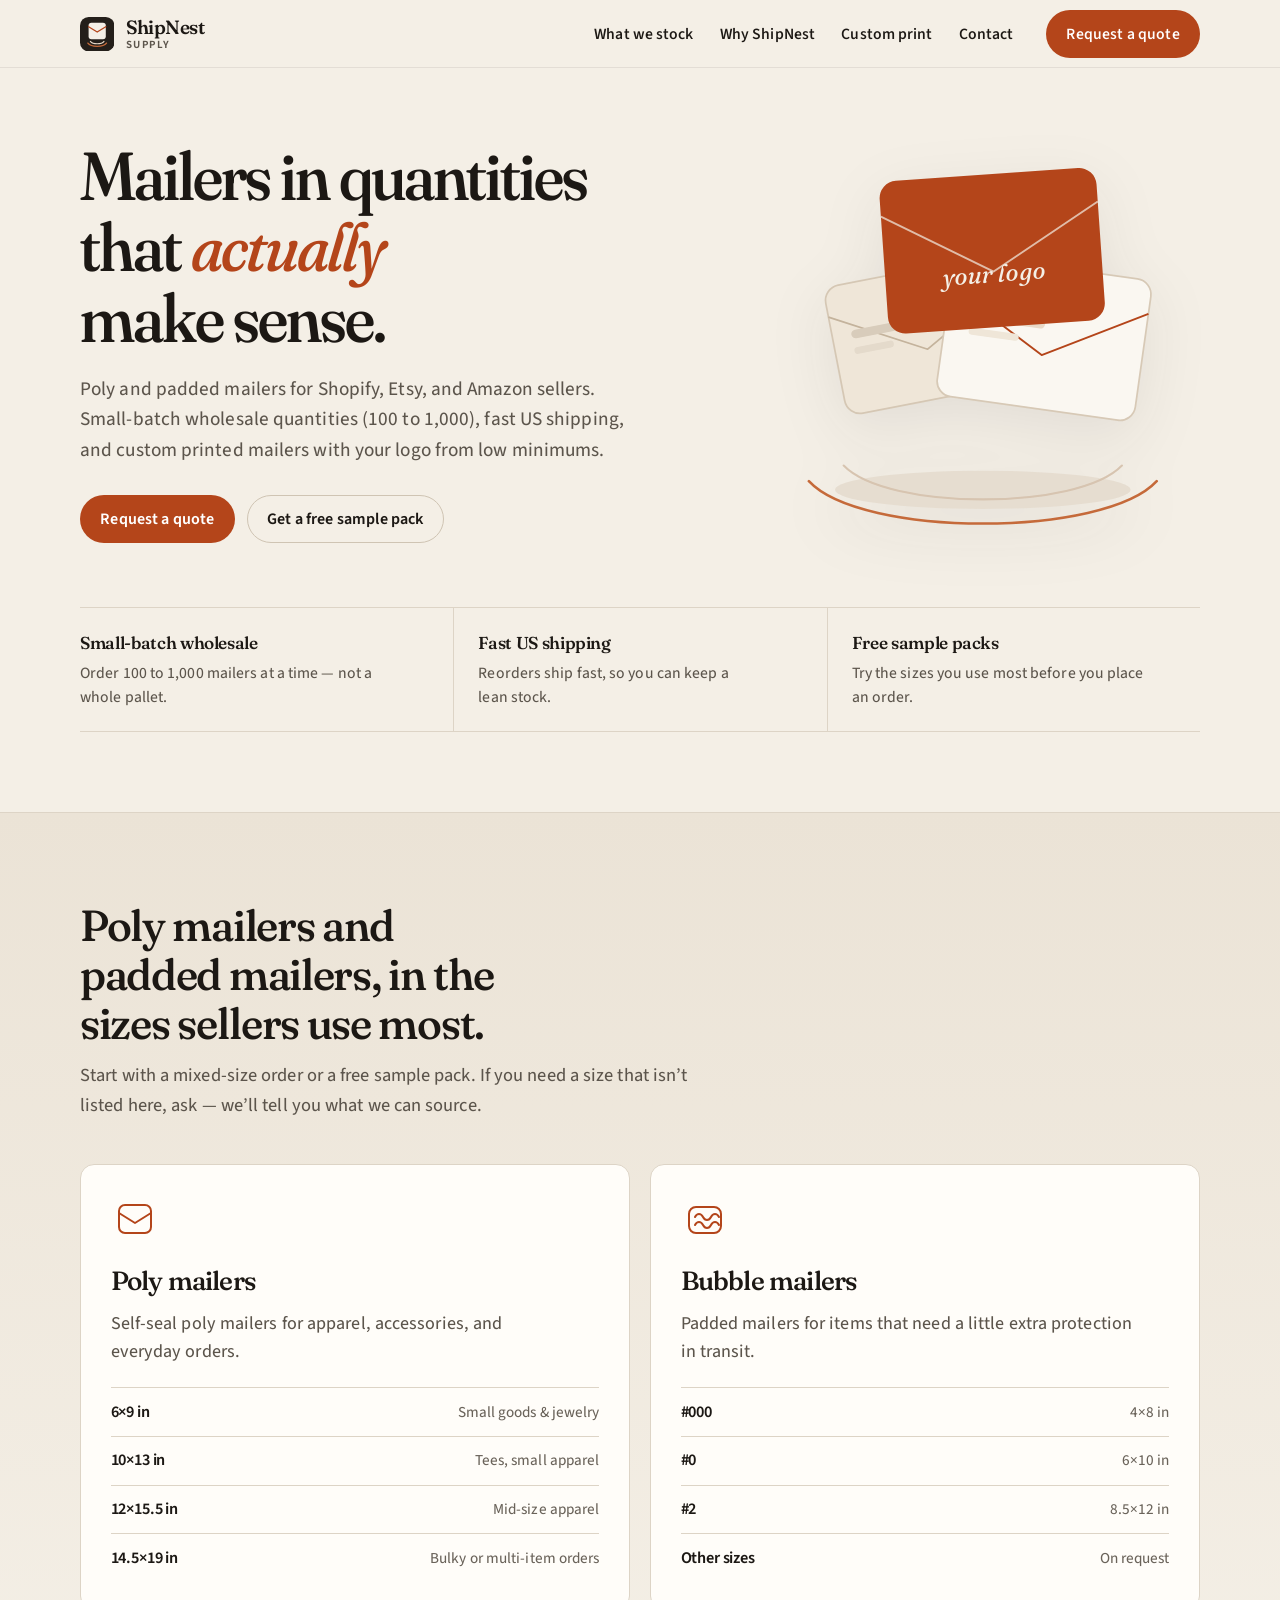
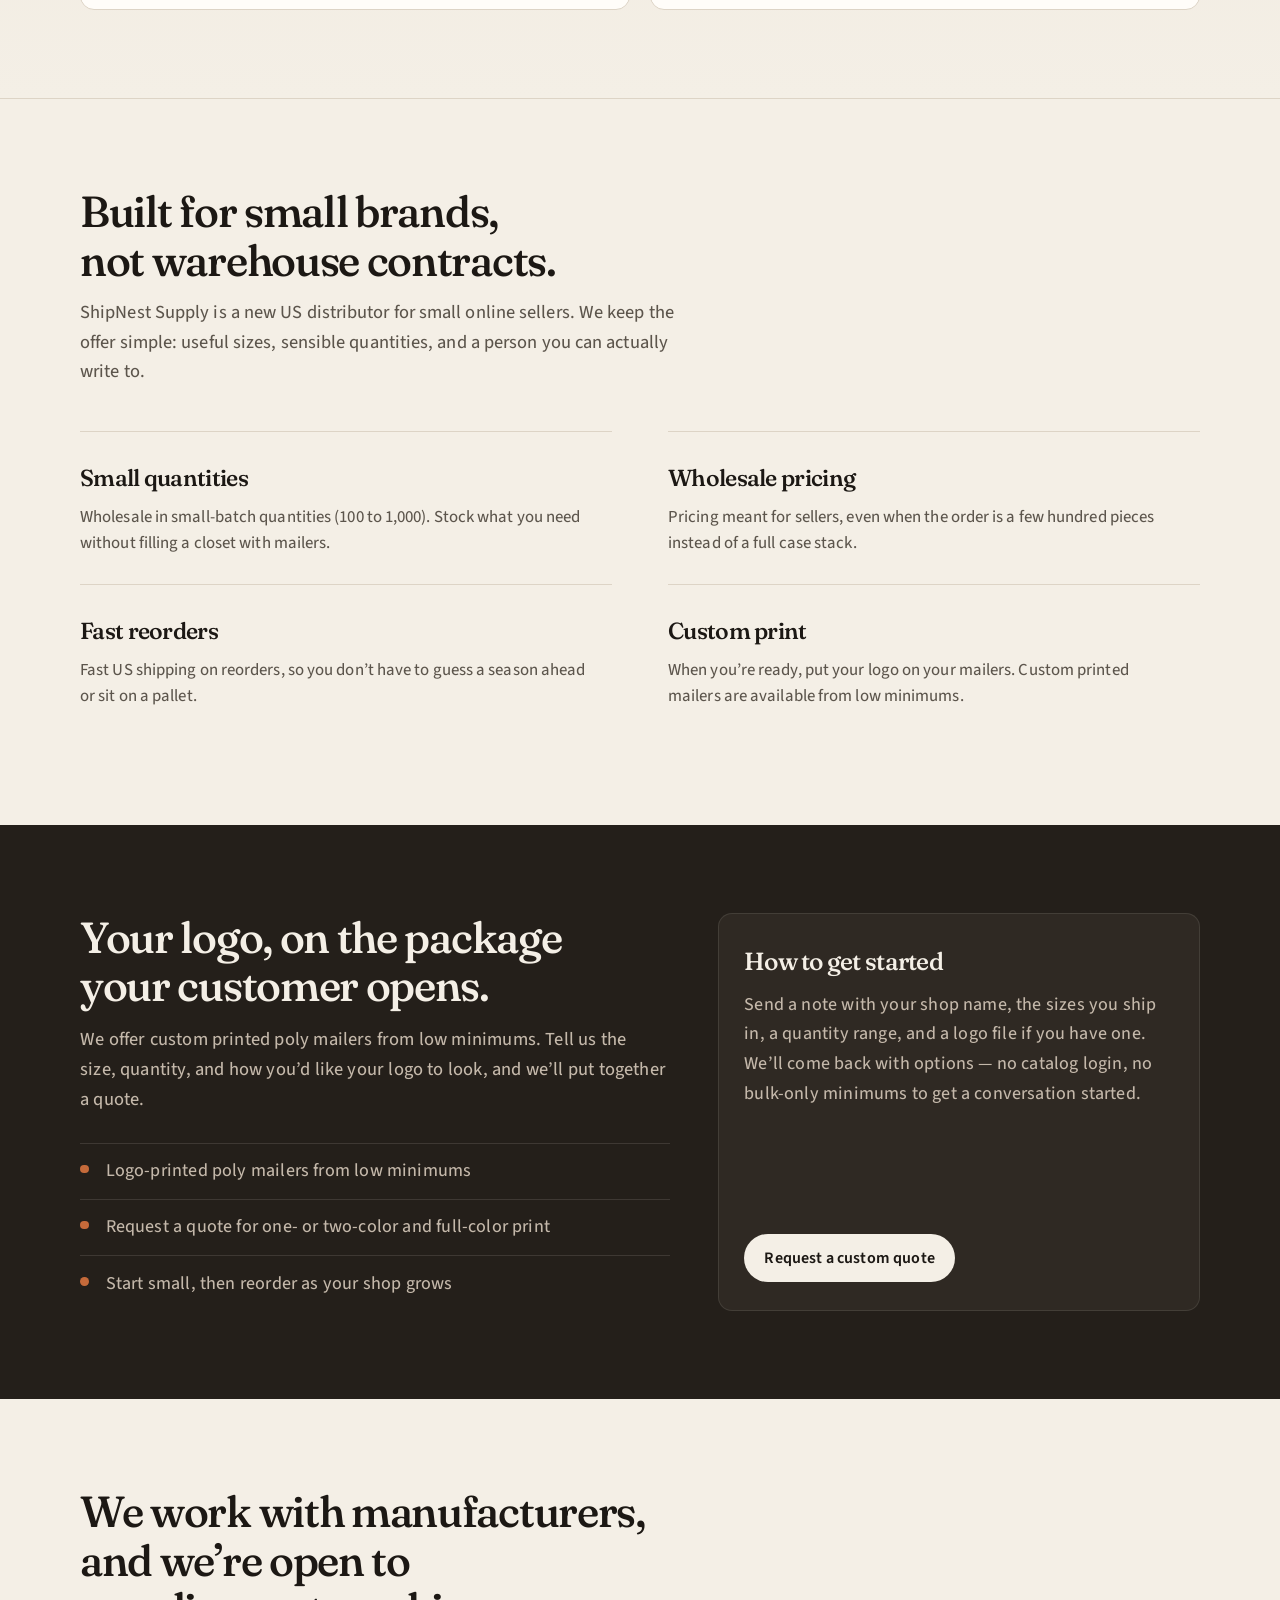
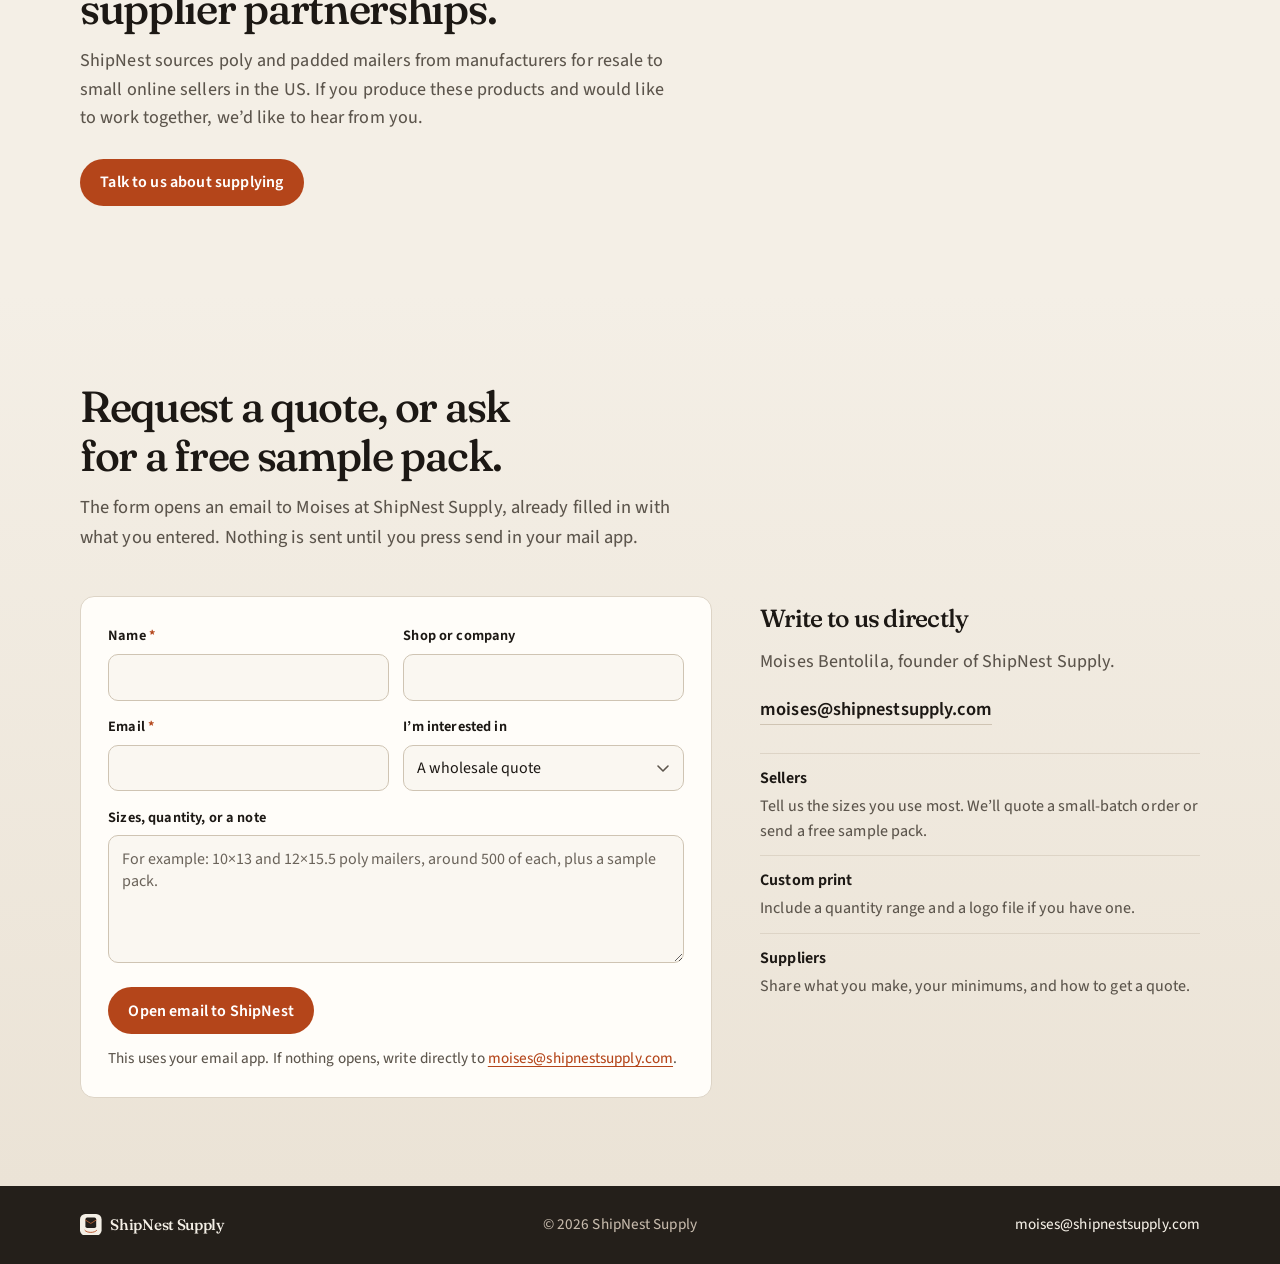
<file: index.html>
<!DOCTYPE html>
<html lang="en">
<head>
  <meta charset="utf-8">
  <meta name="viewport" content="width=device-width, initial-scale=1">
  <title>ShipNest Supply — Mailers for small online shops</title>
  <meta name="description" content="Wholesale poly and padded mailers for Shopify, Etsy, and Amazon sellers. Small-batch quantities from 100 to 1,000, fast US shipping, free sample packs, and custom printed mailers.">
  <link rel="canonical" href="https://shipnestsupply.com/">
  <meta name="theme-color" content="#f4efe6">
  <meta name="color-scheme" content="light">
  <meta name="author" content="Moises Bentolila, ShipNest Supply">
  <meta property="og:type" content="website">
  <meta property="og:site_name" content="ShipNest Supply">
  <meta property="og:locale" content="en_US">
  <meta property="og:url" content="https://shipnestsupply.com/">
  <meta property="og:title" content="ShipNest Supply — Mailers for small online shops">
  <meta property="og:description" content="Wholesale poly and padded mailers for Shopify, Etsy, and Amazon sellers. Small-batch quantities from 100 to 1,000, fast US shipping, free sample packs, and custom printed mailers.">
  <meta property="og:image" content="https://shipnestsupply.com/assets/og-image.png">
  <meta property="og:image:width" content="1200">
  <meta property="og:image:height" content="630">
  <meta property="og:image:alt" content="ShipNest Supply — mailers for small online shops">
  <meta name="twitter:card" content="summary_large_image">
  <meta name="twitter:title" content="ShipNest Supply — Mailers for small online shops">
  <meta name="twitter:description" content="Wholesale poly and padded mailers for small online sellers. Small-batch quantities, fast US shipping, and custom printed mailers.">
  <meta name="twitter:image" content="https://shipnestsupply.com/assets/og-image.png">
  <link rel="icon" href="favicon.svg" type="image/svg+xml">
  <link rel="apple-touch-icon" href="assets/apple-touch-icon.png">
  <link rel="stylesheet" href="styles.css">
  <script type="application/ld+json">
  {
    "@context": "https://schema.org",
    "@type": "Organization",
    "name": "ShipNest Supply",
    "url": "https://shipnestsupply.com/",
    "email": "moises@shipnestsupply.com",
    "founder": {
      "@type": "Person",
      "name": "Moises Bentolila"
    },
    "description": "A US distributor of poly and padded mailers for small online sellers, with custom printed mailers available by quote.",
    "areaServed": "US"
  }
  </script>
</head>
<body id="top">
  <a class="skip-link" href="#main">Skip to content</a>

  <header class="site-header">
    <div class="wrap header-inner">
      <a class="logo" href="#top" aria-label="ShipNest Supply, home">
        <svg class="logo-mark" viewBox="0 0 48 48" fill="none" aria-hidden="true">
          <rect width="48" height="48" rx="12" fill="#241F1A"/>
          <rect x="12" y="8" width="24" height="23" rx="4" fill="#F4EFE6"/>
          <path d="M12 13.5 L24 21 L36 13.5" stroke="#B4451A" stroke-width="1.8" stroke-linecap="round" stroke-linejoin="round"/>
          <path d="M11 36.5 C15.5 42.5 32.5 42.5 37 36.5" stroke="#C56A3A" stroke-width="1.9" stroke-linecap="round"/>
          <path d="M14.5 34 C18 38.5 30 38.5 33.5 34" stroke="#E8D9C8" stroke-width="1.5" stroke-linecap="round"/>
        </svg>
        <span class="logo-wordmark">
          <span class="logo-name">ShipNest</span>
          <span class="logo-sub">Supply</span>
        </span>
      </a>

      <button type="button" class="nav-toggle-btn" id="nav-toggle" aria-expanded="false" aria-controls="site-nav">
        <span class="visually-hidden">Open menu</span>
        <span class="nav-toggle-icon" aria-hidden="true"></span>
      </button>
      <nav class="site-nav" id="site-nav" aria-label="Primary">
        <a href="#stock">What we stock</a>
        <a href="#why">Why ShipNest</a>
        <a href="#custom">Custom print</a>
        <a href="#contact">Contact</a>
        <a class="btn" href="#contact">Request a quote</a>
      </nav>
    </div>
  </header>

  <main id="main">
    <section class="hero">
      <div class="wrap hero-grid">
        <div>
          <h1>Mailers in quantities that <em>actually</em> make sense.</h1>
          <p class="hero-lead">Poly and padded mailers for Shopify, Etsy, and Amazon sellers. <span class="nowrap">Small-batch</span> wholesale quantities (100 to 1,000), fast US shipping, and custom printed mailers with your logo from low minimums.</p>
          <div class="btn-row">
            <a class="btn" href="#contact">Request a quote</a>
            <a class="btn btn-ghost" href="#contact" data-intent="sample">Get a free sample pack</a>
          </div>
        </div>
        <div class="hero-art" aria-hidden="true">
          <svg viewBox="0 0 520 460" fill="none" xmlns="http://www.w3.org/2000/svg" role="presentation">
            <ellipse cx="270" cy="400" rx="170" ry="22" fill="#e6ddd0"/>
            <path d="M70 390 C130 455 410 455 470 390" stroke="#c56a3a" stroke-width="3" stroke-linecap="round"/>
            <path d="M110 372 C160 424 380 424 430 372" stroke="#d7c4b0" stroke-width="2.4" stroke-linecap="round"/>
            <g transform="translate(86 168) rotate(-11)">
              <rect x="0" y="0" width="210" height="150" rx="18" fill="#efe6d8" stroke="#d5c7b4" stroke-width="2"/>
              <path d="M0 34 L105 92 L210 34" stroke="#c4b39c" stroke-width="2" stroke-linejoin="round"/>
              <rect x="22" y="54" width="70" height="10" rx="5" fill="#d8ccbb"/>
              <rect x="22" y="74" width="46" height="8" rx="4" fill="#e4dacb"/>
            </g>
            <g transform="translate(238 128) rotate(8)">
              <rect x="0" y="0" width="230" height="164" rx="18" fill="#faf7f1" stroke="#d7c9b6" stroke-width="2"/>
              <path d="M0 38 L115 102 L230 38" stroke="#b4451a" stroke-width="2.2" stroke-linejoin="round"/>
              <rect x="28" y="62" width="86" height="10" rx="5" fill="#e8d9c8"/>
              <rect x="28" y="82" width="58" height="8" rx="4" fill="#efe6d8"/>
            </g>
            <g transform="translate(150 46) rotate(-4)">
              <rect x="0" y="0" width="250" height="176" rx="20" fill="#b4451a"/>
              <path d="M0 40 L125 112 L250 40" stroke="#f4efe6" stroke-width="2.2" stroke-linejoin="round" opacity="0.7"/>
              <text x="125" y="124" text-anchor="middle" fill="#f4efe6" font-family="Fraunces, serif" font-size="28" font-style="italic">your logo</text>
            </g>
          </svg>
        </div>
      </div>
      <div class="wrap">
        <div class="hero-points">
          <div class="hero-point">
            <strong>Small-batch wholesale</strong>
            <p>Order 100 to 1,000 mailers at a time — not a whole pallet.</p>
          </div>
          <div class="hero-point">
            <strong>Fast US shipping</strong>
            <p>Reorders ship fast, so you can keep a lean stock.</p>
          </div>
          <div class="hero-point">
            <strong>Free sample packs</strong>
            <p>Try the sizes you use most before you place an order.</p>
          </div>
        </div>
      </div>
    </section>

    <section class="section stock" id="stock">
      <div class="wrap">
        <div class="section-head">
          <h2 class="section-title">Poly mailers and padded mailers, in the sizes sellers use most.</h2>
          <p class="section-lead">Start with a mixed-size order or a free sample pack. If you need a size that isn’t listed here, ask — we’ll tell you what we can source.</p>
        </div>
        <div class="product-grid">
          <article class="product-card">
            <svg class="product-icon" viewBox="0 0 48 48" fill="none" aria-hidden="true">
              <rect x="8" y="10" width="32" height="28" rx="6" stroke="currentColor" stroke-width="2"/>
              <path d="M8 18 L24 28 L40 18" stroke="currentColor" stroke-width="2" stroke-linejoin="round"/>
            </svg>
            <h3>Poly mailers</h3>
            <p class="card-desc">Self-seal poly mailers for apparel, accessories, and everyday orders.</p>
            <ul class="size-list">
              <li><span class="size">6×9 in</span><span class="meta">Small goods &amp; jewelry</span></li>
              <li><span class="size">10×13 in</span><span class="meta">Tees, small apparel</span></li>
              <li><span class="size">12×15.5 in</span><span class="meta">Mid-size apparel</span></li>
              <li><span class="size">14.5×19 in</span><span class="meta">Bulky or multi-item orders</span></li>
            </ul>
          </article>
          <article class="product-card">
            <svg class="product-icon" viewBox="0 0 48 48" fill="none" aria-hidden="true">
              <rect x="8" y="12" width="32" height="26" rx="7" stroke="currentColor" stroke-width="2"/>
              <path d="M14 22 c2-4 6-4 8 0 c2 4 6 4 8 0 c2-4 6-4 8 0" stroke="currentColor" stroke-width="2" stroke-linecap="round"/>
              <path d="M14 30 c2-4 6-4 8 0 c2 4 6 4 8 0 c2-4 6-4 8 0" stroke="currentColor" stroke-width="2" stroke-linecap="round"/>
            </svg>
            <h3>Bubble mailers</h3>
            <p class="card-desc">Padded mailers for items that need a little extra protection in transit.</p>
            <ul class="size-list">
              <li><span class="size">#000</span><span class="meta">4×8 in</span></li>
              <li><span class="size">#0</span><span class="meta">6×10 in</span></li>
              <li><span class="size">#2</span><span class="meta">8.5×12 in</span></li>
              <li><span class="size">Other sizes</span><span class="meta">On request</span></li>
            </ul>
          </article>
        </div>
      </div>
    </section>

    <section class="section" id="why">
      <div class="wrap">
        <div class="section-head">
          <h2 class="section-title">Built for small brands, not warehouse contracts.</h2>
          <p class="section-lead">ShipNest Supply is a new US distributor for small online sellers. We keep the offer simple: useful sizes, sensible quantities, and a person you can actually write to.</p>
        </div>
        <div class="why-grid">
          <article class="why-card">
            <h3>Small quantities</h3>
            <p>Wholesale in small-batch quantities (100 to 1,000). Stock what you need without filling a closet with mailers.</p>
          </article>
          <article class="why-card">
            <h3>Wholesale pricing</h3>
            <p>Pricing meant for sellers, even when the order is a few hundred pieces instead of a full case stack.</p>
          </article>
          <article class="why-card">
            <h3>Fast reorders</h3>
            <p>Fast US shipping on reorders, so you don’t have to guess a season ahead or sit on a pallet.</p>
          </article>
          <article class="why-card">
            <h3>Custom print</h3>
            <p>When you’re ready, put your logo on your mailers. Custom printed mailers are available from low minimums.</p>
          </article>
        </div>
      </div>
    </section>

    <section class="section custom" id="custom">
      <div class="wrap custom-grid">
        <div>
          <h2 class="section-title">Your logo, on the package your customer opens.</h2>
          <p class="section-lead">We offer custom printed poly mailers from low minimums. Tell us the size, quantity, and how you’d like your logo to look, and we’ll put together a quote.</p>
          <ul class="custom-notes">
            <li>Logo-printed poly mailers from low minimums</li>
            <li>Request a quote for one- or two-color and full-color print</li>
            <li>Start small, then reorder as your shop grows</li>
          </ul>
        </div>
        <aside class="custom-panel">
          <h3>How to get started</h3>
          <p>Send a note with your shop name, the sizes you ship in, a quantity range, and a logo file if you have one. We’ll come back with options — no catalog login, no bulk-only minimums to get a conversation started.</p>
          <a class="btn btn-light" href="#contact" data-intent="custom">Request a custom quote</a>
        </aside>
      </div>
    </section>

    <section class="section" id="partners">
      <div class="wrap">
        <div class="partners-box">
          <h2 class="section-title">We work with manufacturers, and we’re open to supplier partnerships.</h2>
          <p>ShipNest sources poly and padded mailers from manufacturers for resale to small online sellers in the US. If you produce these products and would like to work together, we’d like to hear from you.</p>
          <a class="btn" href="#contact" data-intent="partner">Talk to us about supplying</a>
        </div>
      </div>
    </section>

    <section class="section contact" id="contact">
      <div class="wrap">
        <div class="section-head">
          <h2 class="section-title">Request a quote, or ask for a free sample pack.</h2>
          <p class="section-lead">The form opens an email to Moises at ShipNest Supply, already filled in with what you entered. Nothing is sent until you press send in your mail app.</p>
        </div>
        <div class="contact-grid">
          <form class="quote-form" id="quote-form" action="mailto:moises@shipnestsupply.com" method="post" enctype="text/plain">
            <div class="form-row">
              <div class="field">
                <label for="name">Name <span class="req"><span class="visually-hidden">required</span><span aria-hidden="true">*</span></span></label>
                <input id="name" name="name" type="text" autocomplete="name" required>
              </div>
              <div class="field">
                <label for="shop">Shop or company</label>
                <input id="shop" name="shop" type="text" autocomplete="organization">
              </div>
            </div>
            <div class="form-row">
              <div class="field">
                <label for="email">Email <span class="req"><span class="visually-hidden">required</span><span aria-hidden="true">*</span></span></label>
                <input id="email" name="email" type="email" autocomplete="email" required>
              </div>
              <div class="field">
                <label for="intent">I’m interested in</label>
                <select id="intent" name="intent">
                  <option value="quote">A wholesale quote</option>
                  <option value="sample">A free sample pack</option>
                  <option value="custom">Custom printed mailers</option>
                  <option value="partner">A supplier partnership</option>
                </select>
              </div>
            </div>
            <div class="field">
              <label for="message">Sizes, quantity, or a note</label>
              <textarea id="message" name="message" placeholder="For example: 10×13 and 12×15.5 poly mailers, around 500 of each, plus a sample pack."></textarea>
            </div>
            <button class="btn" type="submit">Open email to ShipNest</button>
            <p class="form-note">This uses your email app. If nothing opens, write directly to <a href="mailto:moises@shipnestsupply.com">moises@shipnestsupply.com</a>.</p>
            <p class="form-status" id="form-status" role="status" aria-live="polite" hidden></p>
          </form>
          <aside class="contact-aside">
            <h3>Write to us directly</h3>
            <p>Moises Bentolila, founder of ShipNest Supply.</p>
            <a class="contact-email" href="mailto:moises@shipnestsupply.com">moises@shipnestsupply.com</a>
            <ul class="aside-list">
              <li>
                <strong>Sellers</strong>
                Tell us the sizes you use most. We’ll quote a small-batch order or send a free sample pack.
              </li>
              <li>
                <strong>Custom print</strong>
                Include a quantity range and a logo file if you have one.
              </li>
              <li>
                <strong>Suppliers</strong>
                Share what you make, your minimums, and how to get a quote.
              </li>
            </ul>
          </aside>
        </div>
      </div>
    </section>
  </main>

  <footer class="site-footer">
    <div class="wrap footer-inner">
      <div class="footer-brand">
        <svg viewBox="0 0 48 48" fill="none" aria-hidden="true">
          <rect width="48" height="48" rx="12" fill="#F4EFE6"/>
          <rect x="12" y="8" width="24" height="23" rx="4" fill="#241F1A"/>
          <path d="M12 13.5 L24 21 L36 13.5" stroke="#C56A3A" stroke-width="1.8" stroke-linecap="round" stroke-linejoin="round"/>
          <path d="M11 36.5 C15.5 42.5 32.5 42.5 37 36.5" stroke="#B4451A" stroke-width="1.9" stroke-linecap="round"/>
        </svg>
        ShipNest Supply
      </div>
      <p>© 2026 ShipNest Supply</p>
      <a href="mailto:moises@shipnestsupply.com">moises@shipnestsupply.com</a>
    </div>
  </footer>

  <script src="script.js"></script>
</body>
</html>
</file>
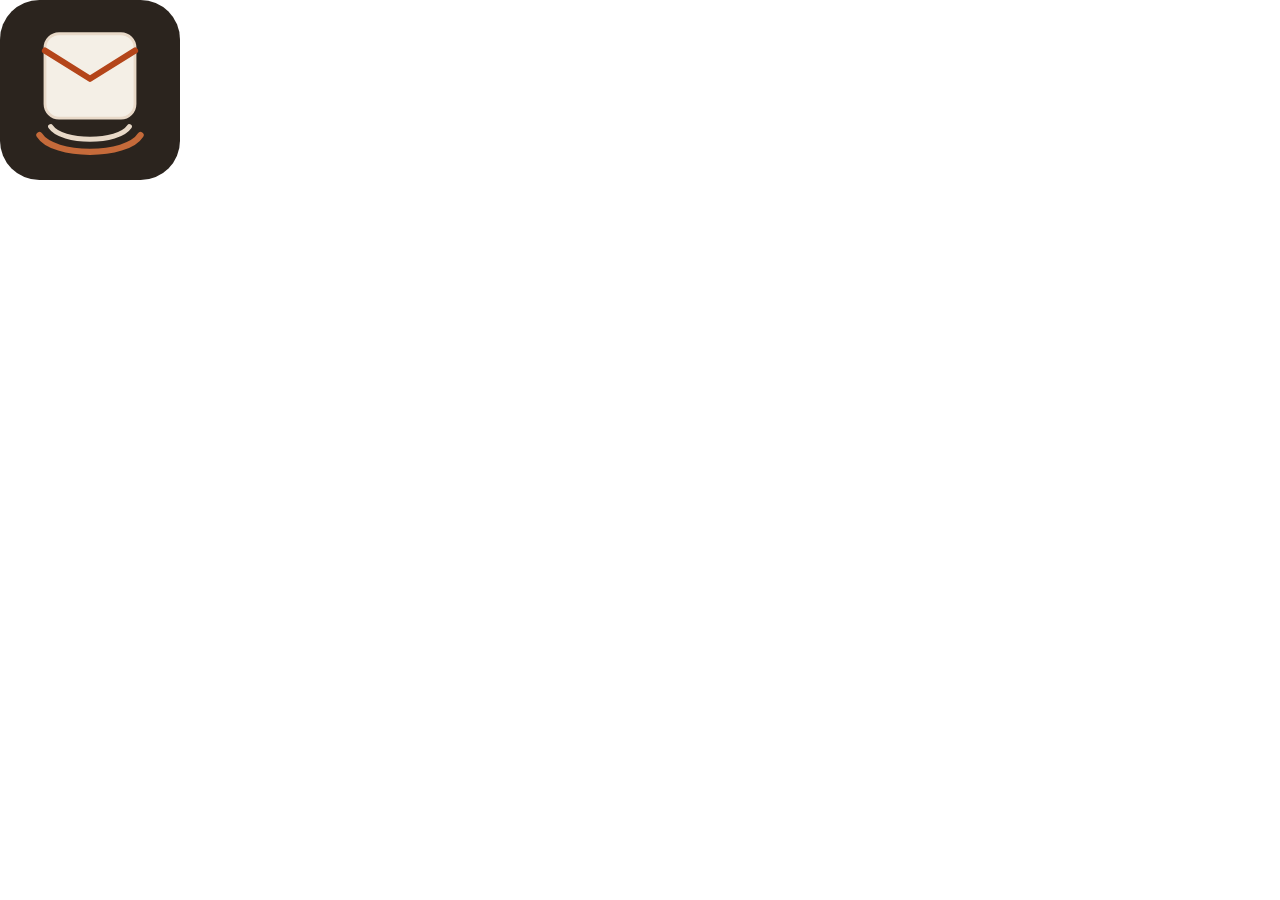
<file: assets/icon-180.html>
<!DOCTYPE html>
<html>
<head>
<meta charset="utf-8">
<style>
  html, body { margin:0; padding:0; width:180px; height:180px; background:transparent; }
  svg { width:180px; height:180px; display:block; }
</style>
</head>
<body>
<svg xmlns="http://www.w3.org/2000/svg" viewBox="0 0 64 64">
  <rect width="64" height="64" rx="14" fill="#2B241E"/>
  <rect x="16" y="12" width="32" height="30" rx="5" fill="#F4EFE6" stroke="#E8D9C8" stroke-width="1"/>
  <path d="M16 18 L32 28 L48 18" fill="none" stroke="#B4451A" stroke-width="2.2" stroke-linejoin="round" stroke-linecap="round"/>
  <path d="M14 48 C19 56 45 56 50 48" fill="none" stroke="#C56A3A" stroke-width="2.2" stroke-linecap="round"/>
  <path d="M18 45 C22 51 42 51 46 45" fill="none" stroke="#E8D9C8" stroke-width="1.8" stroke-linecap="round"/>
</svg>
</body>
</html>
</file>
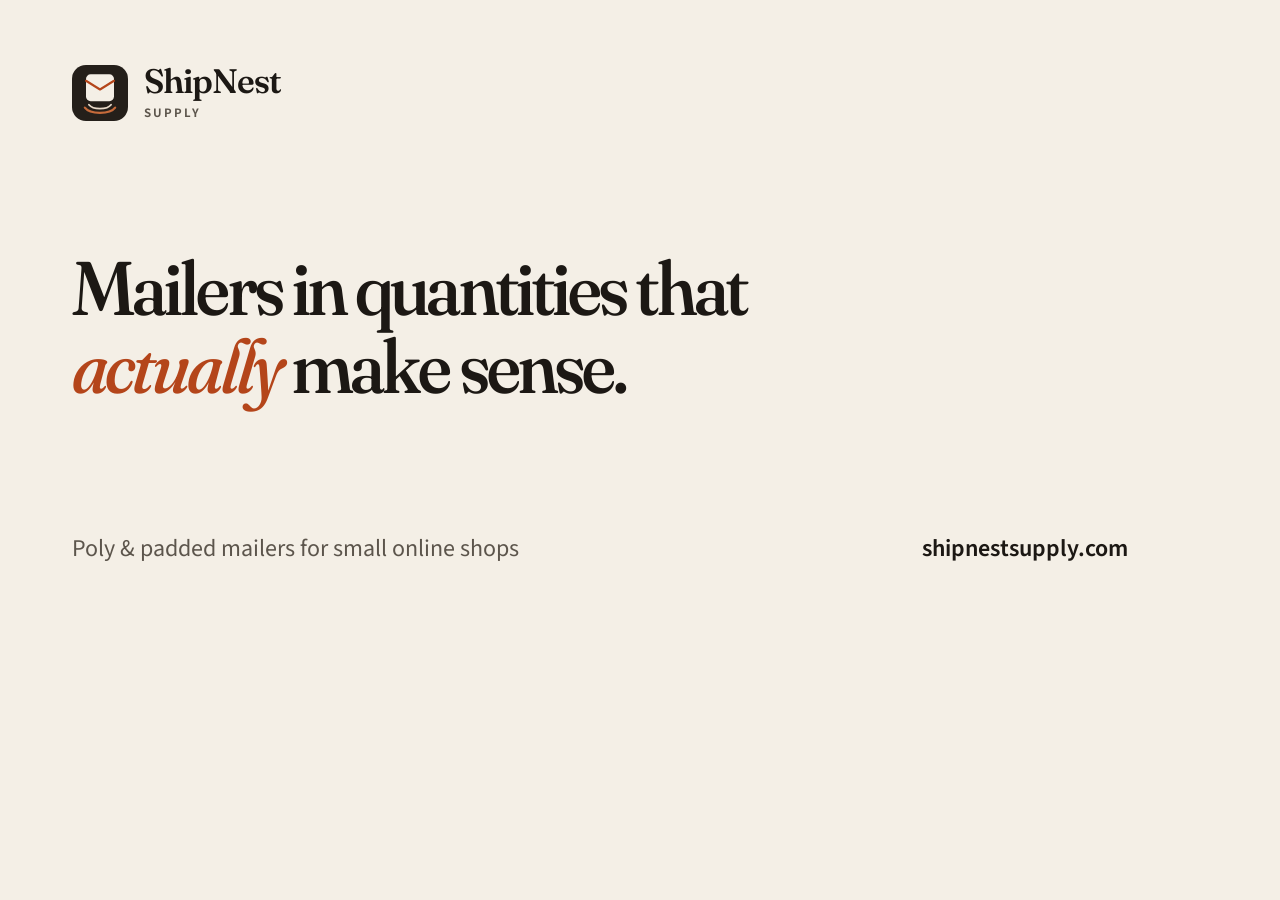
<file: assets/og.html>
<!DOCTYPE html>
<html lang="en">
<head>
  <meta charset="utf-8">
  <style>
    @font-face {
      font-family: "Fraunces";
      src: url("../fonts/fraunces-variable.woff") format("woff");
      font-weight: 100 900;
      font-style: normal;
    }
    @font-face {
      font-family: "Fraunces";
      src: url("../fonts/fraunces-italic-variable.woff") format("woff");
      font-weight: 100 900;
      font-style: italic;
    }
    @font-face {
      font-family: "Source Sans 3";
      src: url("../fonts/source-sans-3-variable.woff") format("woff");
      font-weight: 200 900;
    }
    * { box-sizing: border-box; margin: 0; padding: 0; }
    body {
      width: 1200px;
      height: 630px;
      background: #f4efe6;
      color: #1c1814;
      font-family: "Source Sans 3", sans-serif;
      overflow: hidden;
    }
    .frame {
      width: 1200px;
      height: 630px;
      padding: 64px 72px;
      position: relative;
      display: flex;
      flex-direction: column;
      justify-content: space-between;
    }
    .brand {
      display: flex;
      align-items: center;
      gap: 16px;
    }
    .brand svg { width: 56px; height: 56px; }
    .name {
      font-family: "Fraunces", serif;
      font-size: 34px;
      font-weight: 580;
      letter-spacing: -0.03em;
      line-height: 1;
    }
    .sub {
      margin-top: 6px;
      font-size: 13px;
      font-weight: 650;
      letter-spacing: 0.16em;
      text-transform: uppercase;
      color: #5c554c;
    }
    h1 {
      font-family: "Fraunces", serif;
      font-size: 76px;
      font-weight: 530;
      font-variation-settings: "SOFT" 50, "opsz" 96, "WONK" 0;
      letter-spacing: -0.038em;
      line-height: 1.02;
      max-width: 18ch;
    }
    h1 em {
      font-style: italic;
      color: #b4451a;
      font-weight: 480;
    }
    .foot {
      display: flex;
      justify-content: space-between;
      align-items: baseline;
      color: #5c554c;
      font-size: 24px;
    }
    .url { font-weight: 620; color: #1c1814; }
  </style>
</head>
<body>
  <div class="frame">
    <div class="brand">
      <svg viewBox="0 0 48 48" fill="none">
        <rect width="48" height="48" rx="12" fill="#241F1A"/>
        <rect x="12" y="8" width="24" height="23" rx="4" fill="#F4EFE6"/>
        <path d="M12 13.5 L24 21 L36 13.5" stroke="#B4451A" stroke-width="1.8" stroke-linecap="round" stroke-linejoin="round"/>
        <path d="M11 36.5 C15.5 42.5 32.5 42.5 37 36.5" stroke="#C56A3A" stroke-width="1.9" stroke-linecap="round"/>
        <path d="M14.5 34 C18 38.5 30 38.5 33.5 34" stroke="#E8D9C8" stroke-width="1.5" stroke-linecap="round"/>
      </svg>
      <div>
        <div class="name">ShipNest</div>
        <div class="sub">Supply</div>
      </div>
    </div>
    <h1>Mailers in quantities that <em>actually</em> make sense.</h1>
    <div class="foot">
      <span>Poly &amp; padded mailers for small online shops</span>
      <span class="url">shipnestsupply.com</span>
    </div>
  </div>
</body>
</html>
</file>
<file: styles.css>
/* ShipNest Supply — one-page site
   Warm neutrals + terracotta. No external assets at runtime. */

:root {
  --paper: #f4efe6;
  --paper-deep: #ebe3d6;
  --paper-soft: #faf7f1;
  --card: #fffdf9;
  --ink: #1c1814;
  --ink-soft: #5c554c;
  --ink-faint: #6a635a;
  --line: #ddd4c6;
  --line-strong: #cfc4b3;
  --line-hover: #b9ad9b;
  --accent: #b4451a;
  --accent-hover: #933712;
  --accent-soft: #f3e0d2;
  --accent-mid: #c56a3a;
  --dark: #241f1a;
  --dark-2: #2f2923;
  --on-dark: #f4efe6;
  --on-dark-muted: #c4b8aa;
  --on-accent: #fff;
  --shadow: 0 1px 2px rgba(28, 24, 20, 0.04), 0 12px 32px rgba(28, 24, 20, 0.06);
  --radius: 14px;
  --radius-sm: 12px;
  --header-h: 4.25rem;
  --content: 70rem;
  --font-serif: "Fraunces", "Iowan Old Style", "Palatino Linotype", Palatino, serif;
  --font-sans: "Source Sans 3", "Source Sans Pro", "Segoe UI", "Helvetica Neue", Helvetica, Arial, sans-serif;
  --ease: cubic-bezier(0.22, 1, 0.36, 1);
}

@font-face {
  font-family: "Fraunces";
  src: url("fonts/fraunces-variable.woff") format("woff");
  font-weight: 100 900;
  font-style: normal;
  font-display: swap;
}

@font-face {
  font-family: "Fraunces";
  src: url("fonts/fraunces-italic-variable.woff") format("woff");
  font-weight: 100 900;
  font-style: italic;
  font-display: swap;
}

@font-face {
  font-family: "Source Sans 3";
  src: url("fonts/source-sans-3-variable.woff") format("woff");
  font-weight: 200 900;
  font-style: normal;
  font-display: swap;
}

*,
*::before,
*::after {
  box-sizing: border-box;
}

html {
  scroll-behavior: smooth;
  scroll-padding-top: calc(var(--header-h) + 0.75rem);
}

body {
  margin: 0;
  color: var(--ink);
  background: var(--paper);
  font-family: var(--font-sans);
  font-size: 1.125rem;
  font-weight: 440;
  line-height: 1.55;
  letter-spacing: 0.005em;
  -webkit-font-smoothing: antialiased;
  text-rendering: optimizeLegibility;
  text-wrap: pretty;
  caret-color: var(--accent);
  overflow-x: clip;
}

::selection {
  background: var(--accent-soft);
  color: var(--ink);
}

img,
svg {
  display: block;
  max-width: 100%;
}

a {
  color: var(--accent);
  text-decoration-thickness: 1px;
  text-underline-offset: 0.18em;
  transition: color 0.2s var(--ease);
}

a:hover {
  color: var(--accent-hover);
}

:focus-visible {
  outline: 2px solid var(--accent);
  outline-offset: 3px;
}

.visually-hidden {
  position: absolute;
  width: 1px;
  height: 1px;
  padding: 0;
  margin: -1px;
  overflow: hidden;
  clip: rect(0, 0, 0, 0);
  white-space: nowrap;
  border: 0;
}

.skip-link {
  position: absolute;
  inset-inline-start: 1rem;
  top: -4rem;
  z-index: 100;
  padding: 0.6rem 1rem;
  background: var(--ink);
  color: var(--on-dark);
  border-radius: 8px;
  text-decoration: none;
}

.skip-link:focus,
.skip-link:focus-visible {
  top: 1rem;
}

.nowrap {
  white-space: nowrap;
}

.wrap {
  width: min(100% - 2.5rem, var(--content));
  margin-inline: auto;
}

.section {
  padding: 5.5rem 0;
}

.section-title {
  margin: 0 0 0.85rem;
  font-family: var(--font-serif);
  font-size: clamp(2rem, 3.4vw, 2.85rem);
  font-weight: 520;
  font-variation-settings: "SOFT" 40, "WONK" 0, "opsz" 48;
  letter-spacing: -0.03em;
  line-height: 1.12;
  text-wrap: balance;
  max-width: 22ch;
}

.section-lead {
  margin: 0;
  max-width: 38rem;
  color: var(--ink-soft);
  font-size: 1.15rem;
  line-height: 1.6;
}

.section-head {
  margin-bottom: 2.75rem;
  max-width: 42rem;
}

/* Header
   ------------------------------------------------------------------ */
.site-header {
  position: sticky;
  top: 0;
  z-index: 50;
  height: var(--header-h);
  background: var(--paper);
  border-bottom: 1px solid rgb(28 24 20 / 0.08);
}

.header-inner {
  display: flex;
  align-items: center;
  justify-content: space-between;
  height: var(--header-h);
  gap: 1rem;
}

.logo {
  display: flex;
  align-items: center;
  gap: 0.7rem;
  color: inherit;
  text-decoration: none;
  min-width: 0;
}

.logo:hover {
  color: inherit;
}

.logo-mark {
  width: 2.15rem;
  height: 2.15rem;
  flex: 0 0 auto;
}

.logo-wordmark {
  display: flex;
  flex-direction: column;
  gap: 0.08rem;
  line-height: 1;
}

.logo-name {
  font-family: var(--font-serif);
  font-size: 1.2rem;
  font-weight: 580;
  font-variation-settings: "SOFT" 30, "WONK" 0, "opsz" 24;
  letter-spacing: -0.03em;
  text-wrap: balance;
}

.logo-sub {
  font-size: 0.6875rem;
  font-weight: 650;
  letter-spacing: 0.14em;
  text-transform: uppercase;
  color: var(--ink-soft);
}

.nav-toggle-btn {
  display: none;
  width: 2.75rem;
  height: 2.75rem;
  place-items: center;
  border: 1px solid var(--line);
  border-radius: 10px;
  background: var(--card);
  cursor: pointer;
  color: inherit;
  padding: 0;
  flex: 0 0 auto;
}

.nav-toggle-icon,
.nav-toggle-icon::before,
.nav-toggle-icon::after {
  display: block;
  width: 1.1rem;
  height: 1.5px;
  background: var(--ink);
  position: relative;
  transition: transform 0.2s var(--ease), background 0.2s;
}

.nav-toggle-icon::before,
.nav-toggle-icon::after {
  content: "";
  position: absolute;
  left: 0;
}

.nav-toggle-icon::before { top: -5px; }
.nav-toggle-icon::after { top: 5px; }

.nav-toggle-btn[aria-expanded="true"] .nav-toggle-icon {
  background: transparent;
}

.nav-toggle-btn[aria-expanded="true"] .nav-toggle-icon::before {
  top: 0;
  transform: rotate(45deg);
}

.nav-toggle-btn[aria-expanded="true"] .nav-toggle-icon::after {
  top: 0;
  transform: rotate(-45deg);
}

.site-nav {
  display: flex;
  align-items: center;
  gap: 0.15rem 1.65rem;
}

.site-nav a {
  color: var(--ink);
  text-decoration: none;
  font-size: 0.98rem;
  font-weight: 560;
}

.site-nav a:hover {
  color: var(--accent);
}

.site-nav .btn,
.site-nav .btn:hover {
  margin-inline-start: 0.4rem;
  color: var(--on-accent);
  background: var(--accent);
}

.site-nav .btn:hover {
  background: var(--accent-hover);
}

/* Buttons
   ------------------------------------------------------------------ */
.btn {
  display: inline-flex;
  align-items: center;
  justify-content: center;
  gap: 0.45rem;
  min-height: 2.9rem;
  padding: 0.65rem 1.2rem;
  border-radius: 999px;
  border: 1px solid transparent;
  background: var(--accent);
  color: var(--on-accent);
  font-family: var(--font-sans);
  font-size: 1rem;
  font-weight: 620;
  letter-spacing: 0.01em;
  text-decoration: none;
  cursor: pointer;
  transition: background 0.2s var(--ease), color 0.2s, border-color 0.2s;
}

.btn:hover {
  background: var(--accent-hover);
  color: var(--on-accent);
}

.btn:active {
  transform: translateY(1px);
}

.btn-ghost {
  background: transparent;
  color: var(--ink);
  border-color: var(--line-strong);
}

.btn-ghost:hover {
  background: var(--card);
  color: var(--ink);
  border-color: var(--ink);
}

.btn-light {
  background: var(--on-dark);
  color: var(--ink);
}

.btn-light:hover {
  background: var(--on-accent);
  color: var(--ink);
}

.btn-row {
  display: flex;
  flex-wrap: wrap;
  gap: 0.75rem;
}

/* Hero
   ------------------------------------------------------------------ */
.hero {
  padding: 4.5rem 0 5rem;
  position: relative;
  overflow: hidden;
}

.hero-grid {
  display: grid;
  grid-template-columns: minmax(0, 1.15fr) minmax(18rem, 0.85fr);
  gap: 3.5rem;
  align-items: center;
}

.hero h1 {
  margin: 0 0 1.25rem;
  font-family: var(--font-serif);
  font-size: clamp(2.45rem, 5.3vw, 4.35rem);
  font-weight: 530;
  font-variation-settings: "SOFT" 50, "WONK" 0, "opsz" 96;
  letter-spacing: -0.03em;
  line-height: 1.05;
  text-wrap: balance;
  max-width: 14ch;
}

.hero h1 em {
  font-style: italic;
  font-weight: 480;
  font-variation-settings: "SOFT" 70, "WONK" 1, "opsz" 96;
  color: var(--accent);
}

.hero-lead {
  margin: 0 0 1.85rem;
  max-width: 36rem;
  color: var(--ink-soft);
  font-size: 1.2rem;
  line-height: 1.6;
}

.hero-art {
  position: relative;
  min-height: 22rem;
}

.hero-art svg {
  width: 100%;
  height: auto;
  filter: drop-shadow(0 18px 30px rgb(28 24 20 / 0.08));
}

.hero-points {
  display: grid;
  grid-template-columns: repeat(3, minmax(0, 1fr));
  gap: 0;
  margin-top: 4rem;
  border-top: 1px solid var(--line);
  border-bottom: 1px solid var(--line);
}

.hero-point {
  padding: 1.35rem 1.5rem 1.4rem 0;
}

.hero-point + .hero-point {
  padding-inline-start: 1.5rem;
  border-inline-start: 1px solid var(--line);
}

.hero-point strong {
  display: block;
  margin-bottom: 0.35rem;
  font-family: var(--font-serif);
  font-size: 1.08rem;
  font-weight: 550;
  font-variation-settings: "SOFT" 20, "opsz" 18, "WONK" 0;
  letter-spacing: -0.02em;
}

.hero-point p {
  margin: 0;
  color: var(--ink-soft);
  font-size: 0.98rem;
  line-height: 1.5;
}

/* Products
   ------------------------------------------------------------------ */
.stock {
  background: linear-gradient(180deg, var(--paper-deep) 0%, var(--paper) 100%);
  border-block: 1px solid var(--line);
}

.product-grid {
  display: grid;
  grid-template-columns: 1fr 1fr;
  gap: 1.25rem;
}

.product-card {
  display: flex;
  flex-direction: column;
  background: var(--card);
  border: 1px solid var(--line);
  border-radius: var(--radius);
  padding: 1.85rem 1.85rem 1.7rem;
}

.product-icon {
  width: 3rem;
  height: 3rem;
  margin-bottom: 1.15rem;
  color: var(--accent);
}

.product-card h3 {
  margin: 0 0 0.5rem;
  font-family: var(--font-serif);
  font-size: 1.65rem;
  font-weight: 540;
  font-variation-settings: "SOFT" 30, "opsz" 28, "WONK" 0;
  letter-spacing: -0.03em;
  text-wrap: balance;
}

.product-card .card-desc {
  margin: 0 0 1.35rem;
  color: var(--ink-soft);
}

.size-list {
  list-style: none;
  margin: 0;
  padding: 0;
  display: grid;
  gap: 0;
}

.size-list li {
  display: flex;
  justify-content: space-between;
  align-items: baseline;
  gap: 1rem;
  padding: 0.7rem 0;
  border-top: 1px solid var(--line);
  font-size: 1.02rem;
}

.size-list .size {
  font-weight: 620;
  letter-spacing: -0.01em;
  font-variant-numeric: tabular-nums;
}

.size-list .meta {
  color: var(--ink-faint);
  font-size: 0.95rem;
  text-align: end;
}

/* Why
   ------------------------------------------------------------------ */
.why-grid {
  display: grid;
  grid-template-columns: 1fr 1fr;
  column-gap: 3.5rem;
  row-gap: 0;
}

.why-card {
  padding: 1.75rem 0;
  border-top: 1px solid var(--line);
  background: none;
}

.why-card h3 {
  margin: 0 0 0.5rem;
  font-family: var(--font-serif);
  font-size: 1.45rem;
  font-weight: 540;
  font-variation-settings: "SOFT" 30, "opsz" 24, "WONK" 0;
  letter-spacing: -0.03em;
  text-wrap: balance;
}

.why-card p {
  margin: 0;
  color: var(--ink-soft);
  font-size: 1.05rem;
  line-height: 1.55;
  max-width: 32rem;
}

/* Custom
   ------------------------------------------------------------------ */
.custom {
  background: var(--dark);
  color: var(--on-dark);
}

.custom .section-lead {
  color: var(--on-dark-muted);
  font-weight: 450;
  letter-spacing: 0.01em;
  line-height: 1.65;
}

.custom-grid {
  display: grid;
  grid-template-columns: minmax(0, 1.1fr) minmax(0, 0.9fr);
  gap: 3rem;
  align-items: stretch;
}

.custom-notes {
  list-style: none;
  margin: 1.75rem 0 0;
  padding: 0;
}

.custom-notes li {
  position: relative;
  padding-block: 0.85rem;
  padding-inline-start: 1.6rem;
  border-top: 1px solid rgb(244 239 230 / 0.12);
  color: var(--on-dark-muted);
  font-weight: 450;
  letter-spacing: 0.01em;
  line-height: 1.55;
}

.custom-notes li::before {
  content: "";
  position: absolute;
  inset-inline-start: 0;
  top: 1.3rem;
  width: 0.55rem;
  height: 0.55rem;
  border-radius: 50%;
  background: var(--accent-mid);
}

.custom-panel {
  background: var(--dark-2);
  border: 1px solid rgb(244 239 230 / 0.1);
  border-radius: var(--radius);
  padding: 1.75rem 1.6rem;
  display: flex;
  flex-direction: column;
}

.custom-panel h3 {
  margin: 0 0 0.6rem;
  font-family: var(--font-serif);
  font-size: 1.55rem;
  font-weight: 520;
  font-variation-settings: "SOFT" 40, "opsz" 28, "WONK" 0;
  letter-spacing: -0.03em;
  text-wrap: balance;
}

.custom-panel p {
  margin: 0 0 1.35rem;
  color: var(--on-dark-muted);
  font-weight: 450;
  letter-spacing: 0.01em;
  line-height: 1.65;
}

.custom-panel .btn {
  margin-top: auto;
  align-self: flex-start;
}

/* Partners
   ------------------------------------------------------------------ */
.partners-box {
  padding: 0;
  max-width: 42rem;
}

.partners-box .section-title {
  max-width: 22ch;
}

.partners-box p {
  margin: 0.85rem 0 0;
  color: var(--ink-soft);
  max-width: 65ch;
  line-height: 1.6;
}

.partners-box .btn {
  margin-top: 1.6rem;
}

/* Contact
   ------------------------------------------------------------------ */
.contact {
  background: linear-gradient(180deg, transparent, var(--paper-deep) 100%);
}

.contact-grid {
  display: grid;
  grid-template-columns: minmax(0, 1.15fr) minmax(16rem, 0.8fr);
  gap: 2.5rem 3rem;
  align-items: start;
}

.quote-form {
  background: var(--card);
  border: 1px solid var(--line);
  border-radius: var(--radius);
  padding: 1.75rem 1.7rem 1.6rem;
}

.form-row {
  display: grid;
  grid-template-columns: 1fr 1fr;
  gap: 0.9rem;
}

.field {
  margin-bottom: 0.95rem;
}

.field label {
  display: block;
  margin-bottom: 0.4rem;
  font-size: 0.9rem;
  font-weight: 650;
  letter-spacing: 0.01em;
}

.req {
  color: var(--accent);
}

.field input,
.field select,
.field textarea {
  width: 100%;
  min-height: 2.75rem;
  padding: 0.7rem 0.8rem;
  border: 1px solid var(--line-strong);
  border-radius: 10px;
  background: var(--paper-soft);
  color: var(--ink);
  font-family: inherit;
  font-size: 1rem;
  line-height: 1.4;
  appearance: none;
  transition: border-color 0.15s, box-shadow 0.15s, background 0.15s;
}

.field select {
  background-image: url("data:image/svg+xml,%3Csvg xmlns='http://www.w3.org/2000/svg' width='16' height='16' fill='none' stroke='%235c554c' stroke-width='1.6' stroke-linecap='round' stroke-linejoin='round'%3E%3Cpath d='M3 6l5 5 5-5'/%3E%3C/svg%3E");
  background-repeat: no-repeat;
  background-position: right 0.75rem center;
  padding-right: 2.2rem;
}

.field textarea {
  min-height: 8rem;
  resize: vertical;
}

.field input::placeholder,
.field textarea::placeholder {
  color: var(--ink-faint);
  opacity: 1;
}

.field input:hover,
.field select:hover,
.field textarea:hover {
  border-color: var(--line-hover);
}

.field input:focus,
.field select:focus,
.field textarea:focus {
  outline: 2px solid var(--accent);
  outline-offset: 2px;
  border-color: var(--accent);
  background: var(--on-accent);
}

.field input:user-invalid,
.field textarea:user-invalid {
  border-color: var(--accent);
}

.form-note {
  margin: 0.85rem 0 0;
  color: var(--ink-soft);
  font-size: 0.95rem;
}

.form-status {
  margin: 0.75rem 0 0;
  font-size: 0.95rem;
  color: var(--ink-soft);
}

.form-status[hidden] {
  display: none;
}

.contact-aside {
  padding: 0.2rem 0 0;
}

.contact-aside h3 {
  margin: 0 0 0.6rem;
  font-family: var(--font-serif);
  font-size: 1.55rem;
  font-weight: 520;
  font-variation-settings: "SOFT" 30, "opsz" 24, "WONK" 0;
  letter-spacing: -0.03em;
  text-wrap: balance;
}

.contact-aside p {
  margin: 0 0 1.25rem;
  color: var(--ink-soft);
}

.contact-email {
  display: inline-block;
  margin-bottom: 1.75rem;
  color: var(--ink);
  font-weight: 620;
  font-size: 1.15rem;
  text-decoration: none;
  border-bottom: 1px solid var(--line-strong);
  overflow-wrap: anywhere;
}

.contact-email:hover {
  color: var(--accent);
  border-color: var(--accent);
}

.aside-list {
  list-style: none;
  margin: 0;
  padding: 0;
}

.aside-list li {
  padding: 0.75rem 0;
  border-top: 1px solid var(--line);
  color: var(--ink-soft);
  font-size: 1rem;
}

.aside-list strong {
  display: block;
  color: var(--ink);
  font-weight: 650;
  margin-bottom: 0.2rem;
}

/* Footer
   ------------------------------------------------------------------ */
.site-footer {
  background: var(--dark);
  color: var(--on-dark-muted);
  padding: 1.7rem 0;
  font-size: 0.95rem;
}

.footer-inner {
  display: flex;
  flex-wrap: wrap;
  justify-content: space-between;
  align-items: center;
  gap: 0.75rem 1.5rem;
}

.site-footer p {
  margin: 0;
}

.site-footer a {
  color: var(--on-dark);
  text-decoration: none;
  overflow-wrap: anywhere;
}

.site-footer a:hover {
  color: var(--on-accent);
  text-decoration: underline;
}

.footer-brand {
  display: flex;
  align-items: center;
  gap: 0.55rem;
  color: var(--on-dark);
  font-family: var(--font-serif);
  font-weight: 520;
  letter-spacing: -0.02em;
}

.footer-brand svg {
  width: 1.35rem;
  height: 1.35rem;
}

/* Mobile / tablet
   ------------------------------------------------------------------ */
@media (max-width: 860px) {
  .hero-grid,
  .product-grid,
  .custom-grid,
  .contact-grid {
    grid-template-columns: 1fr;
  }

  .why-grid {
    column-gap: 2rem;
  }

  .hero-points {
    grid-template-columns: 1fr;
    border-bottom: 0;
  }

  .hero-point {
    padding: 1.15rem 0;
    border-bottom: 1px solid var(--line);
  }

  .hero-point + .hero-point {
    padding-inline-start: 0;
    border-inline-start: 0;
  }

  .hero {
    padding-top: 2.75rem;
  }

  .hero h1 {
    max-width: none;
  }

  .hero-art {
    min-height: 0;
    max-width: 19.5rem;
    margin-inline: auto;
  }

  .nav-toggle-btn {
    display: grid;
  }

  .site-nav {
    display: none;
    position: absolute;
    top: calc(var(--header-h) + 0.5rem);
    inset-inline: 1.25rem;
    flex-direction: column;
    align-items: stretch;
    gap: 0;
    padding: 0.5rem;
    background: var(--card);
    border: 1px solid var(--line);
    border-radius: var(--radius);
    box-shadow: var(--shadow);
  }

  .site-nav a {
    display: flex;
    align-items: center;
    min-height: 2.75rem;
    padding: 0.8rem 0.9rem;
    border-radius: 10px;
  }

  .site-nav a:hover {
    background: var(--paper);
  }

  .site-nav .btn,
  .site-nav .btn:hover {
    margin: 0.4rem 0.4rem 0.5rem;
    color: var(--on-accent);
    background: var(--accent);
  }

  .site-nav .btn:hover {
    background: var(--accent-hover);
  }

  .header-inner:has(.nav-toggle-btn[aria-expanded="true"]) .site-nav {
    display: flex;
  }
}

@media (max-width: 540px) {
  body {
    font-size: 1.0625rem;
  }

  .wrap {
    width: min(100% - 1.5rem, var(--content));
  }

  .section {
    padding: 3.75rem 0;
  }

  .hero {
    padding: 2rem 0 2.5rem;
  }

  .hero .btn-row {
    flex-direction: column;
    align-items: stretch;
  }

  .form-row {
    grid-template-columns: 1fr;
  }

  .hero-points {
    margin-top: 2.25rem;
  }

  .why-grid {
    grid-template-columns: 1fr;
  }

  .why-card {
    padding: 1.35rem 0;
  }

  .product-card,
  .quote-form,
  .custom-panel {
    padding: 1.35rem 1.2rem;
  }

  .footer-inner {
    flex-direction: column;
    align-items: flex-start;
  }
}

@media (prefers-reduced-motion: reduce) {
  html {
    scroll-behavior: auto;
  }

  .btn:active {
    transform: none;
  }

  .nav-toggle-icon,
  .nav-toggle-icon::before,
  .nav-toggle-icon::after {
    transition: none;
  }
}
</file>
